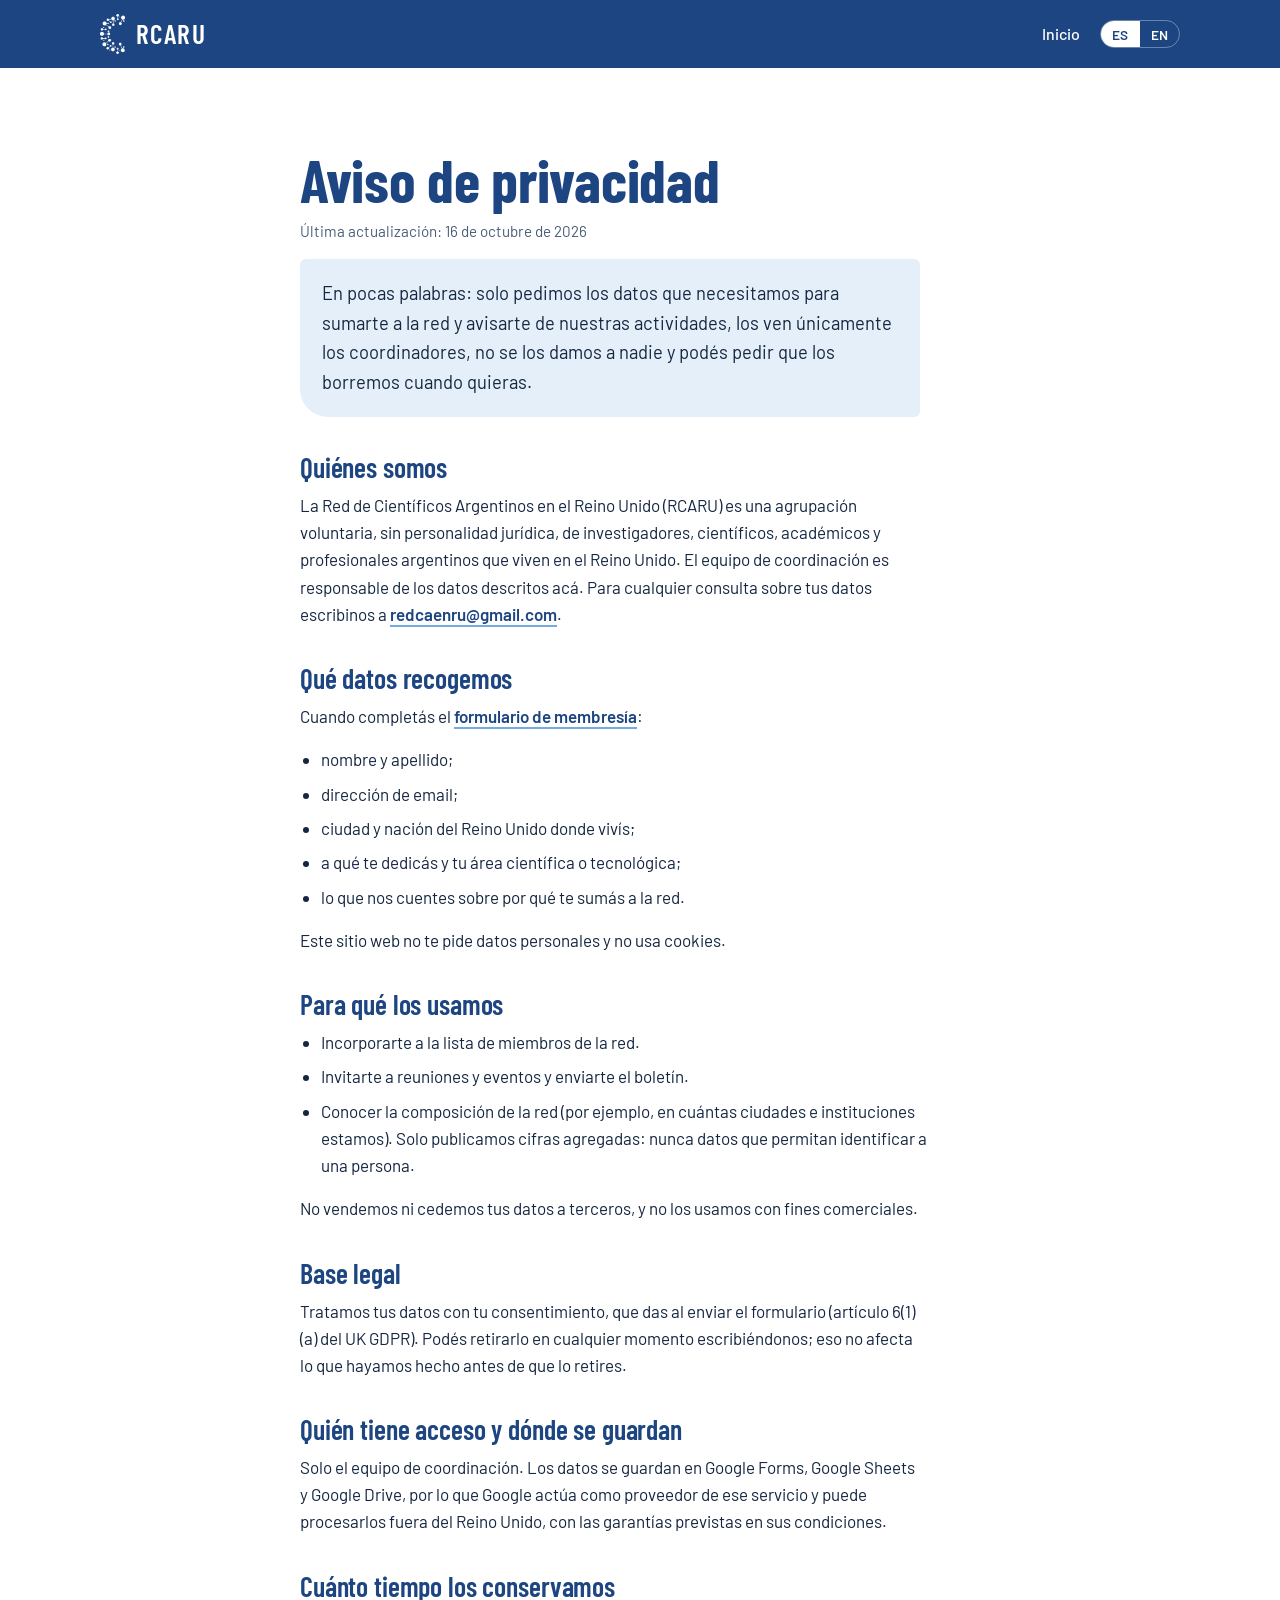
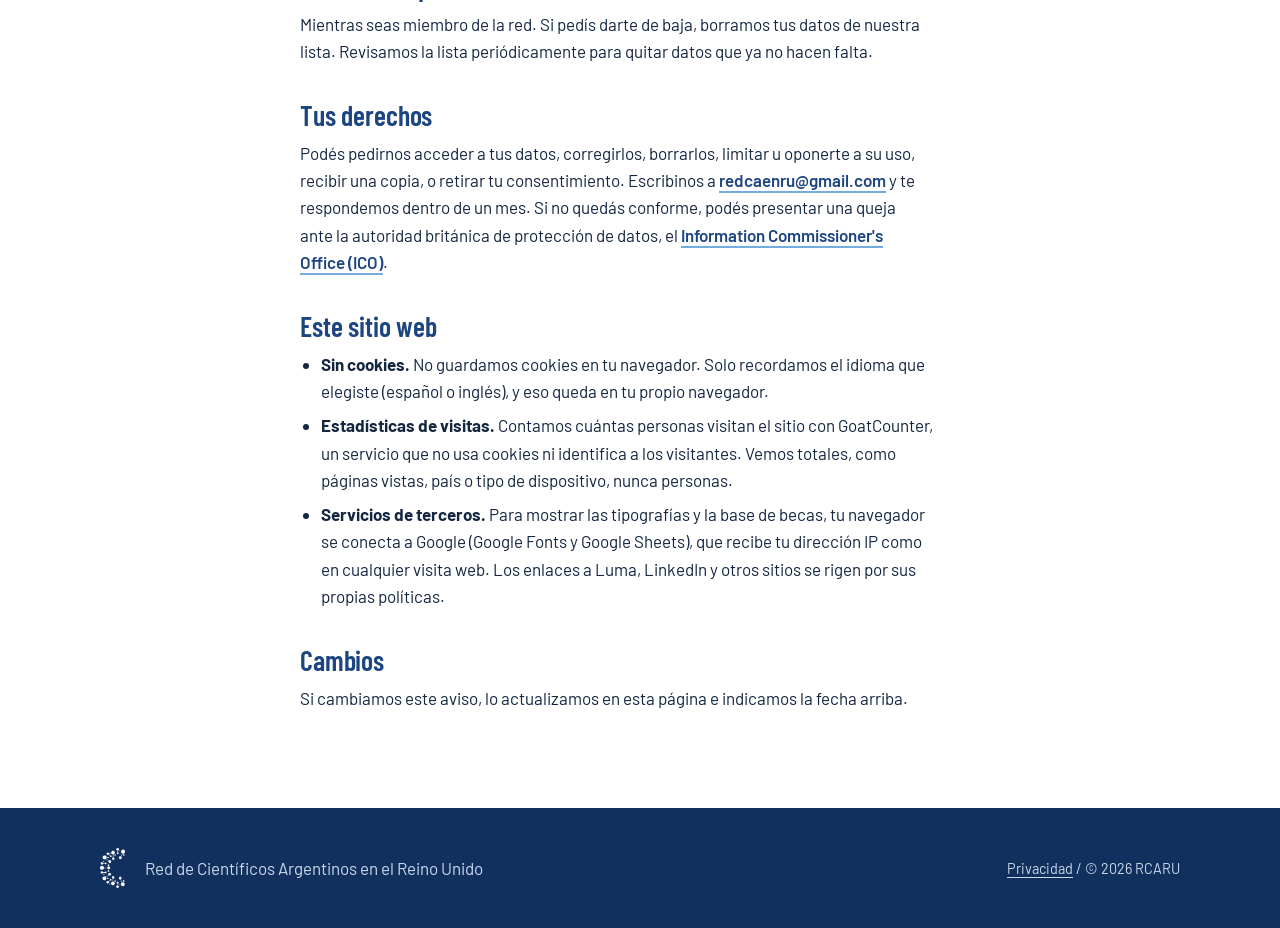
<file: privacidad.html>
<!DOCTYPE html>
<html lang="es" data-lang="es">
<head>
  <meta charset="UTF-8">
  <meta name="viewport" content="width=device-width, initial-scale=1">
  <title>Aviso de privacidad · RCARU</title>
  <meta name="description" content="Qué datos personales recoge la Red de Científicos Argentinos en el Reino Unido, para qué y cuáles son tus derechos.">
  <link rel="icon" type="image/png" href="img/favicon.png">
  <link rel="preconnect" href="https://fonts.googleapis.com">
  <link rel="preconnect" href="https://fonts.gstatic.com" crossorigin>
  <link href="https://fonts.googleapis.com/css2?family=Barlow+Condensed:wght@500;600;700&family=Barlow:ital,wght@0,400;0,500;0,600;1,400&display=swap" rel="stylesheet">
  <link rel="stylesheet" href="style.css">
</head>

<body>
  <a class="skip" href="#main"><span lang="es">Saltar al contenido</span><span lang="en">Skip to content</span></a>

  <header class="site-header">
    <nav class="nav wrap" aria-label="Principal">
      <a href="index.html" class="nav-logo">
        <img src="img/mark-white.png" alt="" width="351" height="557">
        <span class="nav-wordmark">RCARU</span>
      </a>
      <ul class="nav-links nav-links-simple">
        <li><a href="index.html"><span lang="es">Inicio</span><span lang="en">Home</span></a></li>
        <li class="lang-switch" role="group" aria-label="Idioma / Language">
          <button type="button" data-set-lang="es" aria-pressed="true">ES</button>
          <button type="button" data-set-lang="en" aria-pressed="false">EN</button>
        </li>
      </ul>
    </nav>
  </header>

  <main id="main" class="legal">
    <div class="wrap legal-wrap">
      <h1><span lang="es">Aviso de privacidad</span><span lang="en">Privacy notice</span></h1>
      <p class="legal-fecha"><span lang="es">Última actualización: 16 de octubre de 2026</span><span lang="en">Last updated: 16 October 2026</span></p>

      <!-- ===================== ESPAÑOL ===================== -->
      <div lang="es">
        <p class="legal-intro">En pocas palabras: solo pedimos los datos que necesitamos para sumarte a la red y avisarte de nuestras actividades, los ven únicamente los coordinadores, no se los damos a nadie y podés pedir que los borremos cuando quieras.</p>

        <h2>Quiénes somos</h2>
        <p>La Red de Científicos Argentinos en el Reino Unido (RCARU) es una agrupación voluntaria, sin personalidad jurídica, de investigadores, científicos, académicos y profesionales argentinos que viven en el Reino Unido. El equipo de coordinación es responsable de los datos descritos acá. Para cualquier consulta sobre tus datos escribinos a <a class="text-link" href="mailto:redcaenru@gmail.com">redcaenru@gmail.com</a>.</p>

        <h2>Qué datos recogemos</h2>
        <p>Cuando completás el <a class="text-link" href="https://docs.google.com/forms/d/e/1FAIpQLScm18pNzECMZEFP5jRRceDAkdsjUvaOY8f1EcbW2y8bjrRIww/viewform" target="_blank" rel="noopener">formulario de membresía</a>:</p>
        <ul class="legal-lista">
          <li>nombre y apellido;</li>
          <li>dirección de email;</li>
          <li>ciudad y nación del Reino Unido donde vivís;</li>
          <li>a qué te dedicás y tu área científica o tecnológica;</li>
          <li>lo que nos cuentes sobre por qué te sumás a la red.</li>
        </ul>
        <p>Este sitio web no te pide datos personales y no usa cookies.</p>

        <h2>Para qué los usamos</h2>
        <ul class="legal-lista">
          <li>Incorporarte a la lista de miembros de la red.</li>
          <li>Invitarte a reuniones y eventos y enviarte el boletín.</li>
          <li>Conocer la composición de la red (por ejemplo, en cuántas ciudades e instituciones estamos). Solo publicamos cifras agregadas: nunca datos que permitan identificar a una persona.</li>
        </ul>
        <p>No vendemos ni cedemos tus datos a terceros, y no los usamos con fines comerciales.</p>

        <h2>Base legal</h2>
        <p>Tratamos tus datos con tu consentimiento, que das al enviar el formulario (artículo 6(1)(a) del UK GDPR). Podés retirarlo en cualquier momento escribiéndonos; eso no afecta lo que hayamos hecho antes de que lo retires.</p>

        <h2>Quién tiene acceso y dónde se guardan</h2>
        <p>Solo el equipo de coordinación. Los datos se guardan en Google Forms, Google Sheets y Google Drive, por lo que Google actúa como proveedor de ese servicio y puede procesarlos fuera del Reino Unido, con las garantías previstas en sus condiciones.</p>

        <h2>Cuánto tiempo los conservamos</h2>
        <p>Mientras seas miembro de la red. Si pedís darte de baja, borramos tus datos de nuestra lista. Revisamos la lista periódicamente para quitar datos que ya no hacen falta.</p>

        <h2>Tus derechos</h2>
        <p>Podés pedirnos acceder a tus datos, corregirlos, borrarlos, limitar u oponerte a su uso, recibir una copia, o retirar tu consentimiento. Escribinos a <a class="text-link" href="mailto:redcaenru@gmail.com">redcaenru@gmail.com</a> y te respondemos dentro de un mes. Si no quedás conforme, podés presentar una queja ante la autoridad británica de protección de datos, el <a class="text-link" href="https://ico.org.uk/make-a-complaint/" target="_blank" rel="noopener">Information Commissioner's Office (ICO)</a>.</p>

        <h2>Este sitio web</h2>
        <ul class="legal-lista">
          <li><strong>Sin cookies.</strong> No guardamos cookies en tu navegador. Solo recordamos el idioma que elegiste (español o inglés), y eso queda en tu propio navegador.</li>
          <li><strong>Estadísticas de visitas.</strong> Contamos cuántas personas visitan el sitio con GoatCounter, un servicio que no usa cookies ni identifica a los visitantes. Vemos totales, como páginas vistas, país o tipo de dispositivo, nunca personas.</li>
          <li><strong>Servicios de terceros.</strong> Para mostrar las tipografías y la base de becas, tu navegador se conecta a Google (Google Fonts y Google Sheets), que recibe tu dirección IP como en cualquier visita web. Los enlaces a Luma, LinkedIn y otros sitios se rigen por sus propias políticas.</li>
        </ul>

        <h2>Cambios</h2>
        <p>Si cambiamos este aviso, lo actualizamos en esta página e indicamos la fecha arriba.</p>
      </div>

      <!-- ===================== ENGLISH ===================== -->
      <div lang="en">
        <p class="legal-intro">In short: we only ask for the data we need to add you to the network and tell you about our activities; only the coordinators can see it; we don't share it with anyone; and you can ask us to delete it at any time.</p>

        <h2>Who we are</h2>
        <p>The Network of Argentine Scientists in the UK (RCARU) is a voluntary, unincorporated group of Argentine researchers, scientists, academics and professionals living in the United Kingdom. The coordination team is responsible for the data described here. For any question about your data, email <a class="text-link" href="mailto:redcaenru@gmail.com">redcaenru@gmail.com</a>.</p>

        <h2>What we collect</h2>
        <p>When you fill in the <a class="text-link" href="https://docs.google.com/forms/d/e/1FAIpQLScm18pNzECMZEFP5jRRceDAkdsjUvaOY8f1EcbW2y8bjrRIww/viewform" target="_blank" rel="noopener">membership form</a>:</p>
        <ul class="legal-lista">
          <li>first and last name;</li>
          <li>email address;</li>
          <li>the city and UK nation you live in;</li>
          <li>your occupation and scientific or technological field;</li>
          <li>what you tell us about why you're joining.</li>
        </ul>
        <p>This website doesn't ask for personal data and doesn't use cookies.</p>

        <h2>What we use it for</h2>
        <ul class="legal-lista">
          <li>Adding you to the network's member list.</li>
          <li>Inviting you to meetings and events and sending you the newsletter.</li>
          <li>Understanding the make-up of the network (for example, how many cities and institutions we're in). We only publish aggregate figures, never anything that could identify a person.</li>
        </ul>
        <p>We don't sell or pass on your data, and we don't use it for commercial purposes.</p>

        <h2>Lawful basis</h2>
        <p>We process your data with your consent, given when you submit the form (Article 6(1)(a) UK GDPR). You can withdraw it at any time by emailing us; this doesn't affect anything done before you withdraw.</p>

        <h2>Who can access it and where it's stored</h2>
        <p>Only the coordination team. The data is stored in Google Forms, Google Sheets and Google Drive, so Google acts as the service provider and may process it outside the UK under the safeguards in its terms.</p>

        <h2>How long we keep it</h2>
        <p>For as long as you're a member. If you ask to leave, we delete your data from our list. We review the list periodically to remove data that's no longer needed.</p>

        <h2>Your rights</h2>
        <p>You can ask to access, correct or delete your data, restrict or object to its use, get a copy, or withdraw your consent. Email <a class="text-link" href="mailto:redcaenru@gmail.com">redcaenru@gmail.com</a> and we'll reply within one month. If you're not satisfied, you can complain to the UK data protection authority, the <a class="text-link" href="https://ico.org.uk/make-a-complaint/" target="_blank" rel="noopener">Information Commissioner's Office (ICO)</a>.</p>

        <h2>This website</h2>
        <ul class="legal-lista">
          <li><strong>No cookies.</strong> We don't set cookies. We only remember your language choice (Spanish or English), and that stays in your own browser.</li>
          <li><strong>Visit statistics.</strong> We count visits with GoatCounter, a service that uses no cookies and doesn't identify visitors. We see totals such as page views, country or device type, never individuals.</li>
          <li><strong>Third-party services.</strong> To show the fonts and the funding database, your browser connects to Google (Google Fonts and Google Sheets), which receives your IP address as with any web visit. Links to Luma, LinkedIn and other sites are covered by their own policies.</li>
        </ul>

        <h2>Changes</h2>
        <p>If we change this notice, we'll update this page and the date at the top.</p>
      </div>
    </div>
  </main>

  <footer class="site-footer">
    <div class="wrap footer-inner">
      <img src="img/mark-white.png" alt="" aria-hidden="true" class="footer-mark">
      <p>
        <span lang="es">Red de Científicos Argentinos en el Reino Unido</span>
        <span lang="en">Network of Argentine Scientists in the United Kingdom</span>
      </p>
      <p class="footer-small"><a href="privacidad.html"><span lang="es">Privacidad</span><span lang="en">Privacy</span></a> <span aria-hidden="true">/</span> © <span id="year">2026</span> RCARU</p>
    </div>
  </footer>

  <script src="script.js"></script>
</body>
</html>
</file>
<file: style.css>
/* =========================================================
   RCARU website
   Palette taken from the logo navy, plus celeste and the
   sol yellow of the Argentine flag (used sparingly).
   ========================================================= */

:root {
  --navy: #1c4581;        /* logo */
  --navy-deep: #12305d;
  --ink: #142640;
  --celeste: #74acdf;
  --celeste-soft: #e4eff9;
  --sun: #f2b53a;
  --paper: #ffffff;
  --mist: #f4f7fb;
  --line: #d5e0ee;
  --muted: #4a5d78;

  --display: "Barlow Condensed", "Arial Narrow", sans-serif;
  --body: "Barlow", system-ui, sans-serif;

  --wrap: 1160px;
  --gutter: clamp(1rem, 4vw, 2.5rem);
  --section: clamp(4rem, 9vw, 7rem);
}

*,
*::before,
*::after { box-sizing: border-box; }

* { margin: 0; padding: 0; }

html { scroll-behavior: smooth; scroll-padding-top: 5rem; }

body {
  font-family: var(--body);
  font-size: 1.0625rem;
  line-height: 1.6;
  color: var(--ink);
  background: var(--paper);
  -webkit-font-smoothing: antialiased;
}

img { max-width: 100%; display: block; }
ul { list-style: none; }

a { color: inherit; }

:focus-visible {
  outline: 3px solid var(--sun);
  outline-offset: 3px;
  border-radius: 2px;
}

.wrap {
  max-width: var(--wrap);
  margin: 0 auto;
  padding-inline: var(--gutter);
}

/* ---------- Language switching ---------- */

html[data-lang="es"] [lang="en"],
html[data-lang="en"] [lang="es"] { display: none !important; }

/* ---------- Type ---------- */

h1, h2, h3 {
  font-family: var(--display);
  line-height: 1.05;
  letter-spacing: -0.005em;
  text-wrap: balance;
}

h2 {
  font-size: clamp(2.25rem, 5vw, 3.25rem);
  font-weight: 600;
  color: var(--navy);
  margin-bottom: 1rem;
}

h3 {
  font-size: 1.5rem;
  font-weight: 600;
  margin-bottom: 0.35rem;
}

p { max-width: 62ch; }

.text-link {
  font-weight: 600;
  color: var(--navy);
  text-decoration: underline;
  text-decoration-color: var(--celeste);
  text-decoration-thickness: 2px;
  text-underline-offset: 4px;
}
.text-link:hover { text-decoration-color: var(--navy); }

/* ---------- Buttons ---------- */

.btn {
  display: inline-block;
  font-family: var(--display);
  font-size: 1.25rem;
  font-weight: 600;
  letter-spacing: 0.01em;
  text-decoration: none;
  padding: 0.7rem 1.4rem 0.75rem;
  border-radius: 999px;
  border: 2px solid transparent;
  transition: background-color .15s ease, color .15s ease, border-color .15s ease;
}

.btn-sun { background: var(--sun); color: var(--navy-deep); }
.btn-sun:hover { background: #ffc955; }

.btn-ghost { color: #fff; border-color: rgba(255,255,255,.55); }
.btn-ghost:hover { border-color: #fff; background: rgba(255,255,255,.08); }

.btn-navy { background: var(--navy); color: #fff; }
.btn-navy:hover { background: var(--navy-deep); }

/* ---------- Skip link ---------- */

.skip {
  position: absolute;
  left: 1rem; top: -3rem;
  background: var(--sun); color: var(--navy-deep);
  padding: .5rem 1rem; z-index: 100; font-weight: 600;
}
.skip:focus { top: 1rem; }

/* ---------- Header / nav ---------- */

.site-header {
  position: sticky;
  top: 0;
  z-index: 50;
  background: var(--navy);
  box-shadow: 0 1px 0 rgba(255,255,255,.08);
}

.nav {
  display: flex;
  align-items: center;
  justify-content: space-between;
  gap: 1.5rem;
  min-height: 4.25rem;
}

.nav-logo {
  display: flex;
  align-items: center;
  gap: .65rem;
  color: #fff;
  text-decoration: none;
}
.nav-logo img { height: 40px; width: auto; }
.nav-wordmark {
  font: 600 1.7rem/1 var(--display);
  letter-spacing: .06em;
}

.nav-links {
  display: flex;
  align-items: center;
  gap: 1.75rem;
}

.nav-links a {
  color: #fff;
  text-decoration: none;
  font-weight: 500;
  font-size: 1rem;
  padding-block: .25rem;
  border-bottom: 2px solid transparent;
}
.nav-links a:hover { border-bottom-color: var(--celeste); }

.lang-switch {
  display: flex;
  border: 1px solid rgba(255,255,255,.35);
  border-radius: 999px;
  overflow: hidden;
}
.lang-switch button {
  font: 600 .85rem var(--body);
  color: #fff;
  background: none;
  border: 0;
  padding: .3rem .7rem;
  cursor: pointer;
}
.lang-switch button[aria-pressed="true"] {
  background: #fff;
  color: var(--navy);
}

.nav-toggle {
  display: none;
  font: 600 1rem var(--body);
  color: #fff;
  background: none;
  border: 1px solid rgba(255,255,255,.4);
  border-radius: 999px;
  padding: .35rem .9rem;
  cursor: pointer;
}

@media (max-width: 1000px) {
  .nav-toggle { display: block; }
  .nav-logo img { height: 34px; }

  .nav-links {
    display: none;
    position: absolute;
    top: 100%; left: 0; right: 0;
    flex-direction: column;
    align-items: flex-start;
    gap: 0;
    background: var(--navy);
    padding: .5rem var(--gutter) 1.25rem;
    border-top: 1px solid rgba(255,255,255,.1);
  }
  .nav-links.open { display: flex; }
  .nav-links li { width: 100%; }
  .nav-links a { display: block; padding: .7rem 0; font-size: 1.15rem; }
  .lang-switch { width: auto !important; margin-top: .75rem; }
}

/* ---------- Hero ---------- */

.hero {
  position: relative;
  overflow: hidden;
  background: var(--navy);
  color: #fff;
  padding-block: clamp(4.5rem, 12vw, 9rem) clamp(5rem, 12vw, 9.5rem);
}

/* The logo's node "C", blown up and cropped by the right edge:
   the one bold moment on the page. */
.hero-mark {
  position: absolute;
  right: -6%;
  top: 50%;
  height: 135%;
  width: auto;
  max-width: none;
  transform: translateY(-50%);
  opacity: .16;
  pointer-events: none;
  animation: mark-in 1.4s cubic-bezier(.2,.7,.2,1) both;
}

@keyframes mark-in {
  from { opacity: 0; transform: translateY(-50%) rotate(-12deg) scale(.94); }
  to   { opacity: .16; transform: translateY(-50%) rotate(0) scale(1); }
}

.hero-inner { position: relative; }

.hero h1 {
  font-size: clamp(3rem, 8.5vw, 6.25rem);
  font-weight: 700;
  line-height: .95;
  max-width: 13ch;
  margin-bottom: 1.75rem;
}

.hero-lead {
  font-size: clamp(1.1rem, 1.8vw, 1.3rem);
  color: #dce8f6;
  max-width: 54ch;
  margin-bottom: 2.25rem;
}

.hero-actions { display: flex; flex-wrap: wrap; gap: .85rem; }

@media (max-width: 820px) {
  .hero-mark { right: -35%; height: 115%; }
}

/* ---------- Sections ---------- */

.section { padding-block: var(--section); }

.section-head { margin-bottom: 2.75rem; }
.section-head p { color: var(--muted); }

/* Mission */

.mission-grid {
  display: grid;
  grid-template-columns: minmax(0, 5fr) minmax(0, 7fr);
  gap: clamp(2rem, 6vw, 5rem);
  align-items: start;
}

.mission-intro p { margin-bottom: 1.5rem; color: var(--muted); }

.mission-list li {
  position: relative;
  padding: 1.4rem 0 1.4rem 2.25rem;
  border-top: 1px solid var(--line);
}
.mission-list li:last-child { border-bottom: 1px solid var(--line); }

/* A node from the logo marks each item */
.mission-list li::before {
  content: "";
  position: absolute;
  left: 0; top: 1.85rem;
  width: .8rem; height: .8rem;
  border-radius: 50%;
  background: var(--navy);
  box-shadow: 1.05rem 0 0 -0.2rem var(--celeste);
}

.mission-list h3 { color: var(--navy); }
.mission-list p { color: var(--muted); }

@media (max-width: 820px) {
  .mission-grid { grid-template-columns: 1fr; }
}

/* Funding band */

.becas { background: var(--celeste-soft); }

.becas-inner {
  display: flex;
  align-items: center;
  justify-content: space-between;
  gap: 2rem 4rem;
  flex-wrap: wrap;
}
.becas p { color: var(--muted); }

/* Team */

.team-grid {
  display: grid;
  grid-template-columns: repeat(auto-fill, minmax(200px, 1fr));
  gap: 2.5rem 1.5rem;
}

.person a,
.person-static {
  display: flex;
  flex-direction: column;
  align-items: flex-start;
  text-decoration: none;
}

.avatar {
  position: relative;
  width: 104px;
  height: 104px;
  border-radius: 50%;
  margin-bottom: 1rem;
  background: var(--navy);
  overflow: hidden;
  box-shadow: 0 0 0 4px var(--paper), 0 0 0 6px var(--line);
  transition: box-shadow .15s ease;
}

/* Initials sit underneath; the photo covers them once it exists */
.avatar::before {
  content: attr(data-initials);
  position: absolute; inset: 0;
  display: grid; place-items: center;
  font: 600 2rem var(--display);
  color: #fff;
  letter-spacing: .02em;
}
.avatar img {
  position: relative;
  width: 100%; height: 100%;
  object-fit: cover;
}
.avatar.no-photo img { display: none; }

.person a:hover .avatar { box-shadow: 0 0 0 4px var(--paper), 0 0 0 6px var(--celeste); }
.person a:hover .person-name { color: var(--navy); text-decoration: underline; text-decoration-color: var(--celeste); text-underline-offset: 3px; }

.person-name {
  font-family: var(--display);
  font-size: 1.4rem;
  font-weight: 600;
  line-height: 1.15;
}
.person-role { color: var(--muted); font-size: .98rem; }

@media (max-width: 560px) {
  .team-grid { grid-template-columns: 1fr 1fr; gap: 2rem 1rem; }
  .avatar { width: 80px; height: 80px; }
  .avatar::before { font-size: 1.6rem; }
  .person-name { font-size: 1.2rem; }
  .person-role { font-size: .9rem; }
}

/* Contact */

.contact { background: var(--mist); border-top: 1px solid var(--line); }

.contact h2 { margin-bottom: 2.5rem; }

.contact-grid {
  display: grid;
  grid-template-columns: minmax(0, 2fr) minmax(0, 1fr) minmax(0, 1fr);
  gap: 1.5rem;
}

.contact-item {
  background: var(--paper);
  border: 1px solid var(--line);
  border-radius: 6px;
  padding: 1.75rem;
}
.contact-item p { color: var(--muted); margin-bottom: 1.25rem; }
.contact-item h3 { color: var(--navy); }

.contact-main {
  background: var(--navy);
  border-color: var(--navy);
  color: #fff;
  border-radius: 6px 6px 6px 40px;
}
.contact-main h3 { color: #fff; font-size: 1.85rem; margin-bottom: .75rem; }
.contact-main p { color: #dce8f6; }

@media (max-width: 900px) {
  .contact-grid { grid-template-columns: 1fr 1fr; }
  .contact-main { grid-column: 1 / -1; }
}
@media (max-width: 560px) {
  .contact-grid { grid-template-columns: 1fr; }
}

/* ---------- Footer ---------- */

.site-footer {
  background: var(--navy-deep);
  color: #c9d8ec;
  padding-block: 2.5rem;
}
.footer-inner {
  display: flex;
  align-items: center;
  gap: 1.25rem;
  flex-wrap: wrap;
}
.footer-mark { height: 40px; width: auto; }
.footer-small { margin-left: auto; font-size: .9rem; }

/* ---------- Motion preferences ---------- */

@media (prefers-reduced-motion: reduce) {
  html { scroll-behavior: auto; }
  .hero-mark { animation: none; }
  * { transition: none !important; }
}

/* ---------- Eventos ---------- */

.eventos { border-top: 1px solid var(--line); }
.eventos h2 { margin-bottom: 2rem; }

.proximo {
  display: grid;
  grid-template-columns: minmax(180px, 280px) minmax(0, 1fr);
  border: 1px solid var(--line);
  border-radius: 6px 6px 6px 40px;
  overflow: hidden;
  background: var(--paper);
}

/* The date is the visual anchor of the card */
.proximo-fecha {
  position: relative;
  display: flex;
  flex-direction: column;
  align-items: center;
  justify-content: center;
  padding: 2rem 1rem;
  background: var(--navy);
  color: #fff;
  overflow: hidden;
}
.proximo-fecha::before {
  content: "";
  position: absolute;
  inset: -20% -45% -20% auto;
  width: 90%;
  background: url("img/mark-white.png") center / contain no-repeat;
  opacity: .12;
}
.proximo-fecha img {
  position: absolute; inset: 0;
  width: 100%; height: 100%;
  object-fit: cover;
  opacity: .35;
}
.proximo-dia {
  position: relative;
  font: 700 clamp(5.5rem, 12vw, 8.5rem)/.85 var(--display);
}
.proximo-mes {
  position: relative;
  font: 600 2rem/1 var(--display);
  color: var(--sun);
  margin-top: .35rem;
}

.proximo-info { padding: clamp(1.5rem, 4vw, 2.75rem); }
.proximo-info > p { color: var(--muted); margin-bottom: 1rem; }
.proximo-kicker {
  font-weight: 600;
  color: var(--navy) !important;
  margin-bottom: .35rem !important;
}
.proximo-info h3 {
  font-size: clamp(1.9rem, 3.6vw, 2.6rem);
  color: var(--ink);
  margin-bottom: 1.25rem;
}

.proximo-datos {
  display: grid;
  gap: .5rem;
  margin-bottom: 1.25rem;
}
.proximo-datos div { display: flex; gap: 1rem; }
.proximo-datos dt {
  flex: 0 0 4.5rem;
  font-weight: 600;
  color: var(--navy);
}
.proximo-datos dd::first-letter { text-transform: uppercase; }

.proximo-nota {
  font-size: .98rem;
  padding-left: .85rem;
  border-left: 3px solid var(--sun);
}
.proximo-acciones {
  display: flex;
  align-items: center;
  flex-wrap: wrap;
  gap: 1rem 1.5rem;
  margin-top: 1.5rem;
}

.sin-eventos {
  color: var(--muted);
  padding: 1.5rem;
  border: 1px dashed var(--line);
  border-radius: 6px;
}

@media (max-width: 680px) {
  .proximo { grid-template-columns: 1fr; border-radius: 6px 6px 6px 28px; }
  .proximo-fecha { flex-direction: row; gap: .75rem; padding: 1.25rem; justify-content: flex-start; }
  .proximo-dia { font-size: 4.5rem; }
  .proximo-mes { margin-top: 0; }
}

/* Archive */
.archivo { margin-top: 3.5rem; }
.archivo-title { color: var(--navy); margin-bottom: 1.5rem; }
.archivo-grid {
  display: grid;
  grid-template-columns: repeat(auto-fill, minmax(240px, 1fr));
  gap: 2rem 1.5rem;
}
.pasado-foto {
  aspect-ratio: 4 / 3;
  border-radius: 6px;
  overflow: hidden;
  margin-bottom: .9rem;
  background: var(--celeste-soft) url("img/mark-navy.png") center / 30% no-repeat;
}
.pasado-foto img { width: 100%; height: 100%; object-fit: cover; }
.pasado-fecha { font-size: .92rem; color: var(--muted); }
.pasado-fecha::first-letter { text-transform: uppercase; }
.pasado h4 { font: 600 1.35rem/1.15 var(--display); margin: .15rem 0 .2rem; }
.pasado-lugar { font-size: .95rem; color: var(--navy); margin-bottom: .35rem; }
.pasado p:last-child { color: var(--muted); font-size: .98rem; }

/* ---------- La red: map + numbers ---------- */

.sr-only {
  position: absolute !important;
  width: 1px; height: 1px;
  overflow: hidden; clip: rect(0 0 0 0);
  white-space: nowrap;
}

.red { background: var(--navy); color: #fff; overflow: hidden; }
.red h2 { color: #fff; }

.red-grid {
  display: grid;
  grid-template-columns: minmax(0, 5fr) minmax(0, 6fr);
  gap: clamp(2rem, 6vw, 5rem);
  align-items: center;
}

.red-texto > p { color: #dce8f6; }

.red-numeros {
  display: grid;
  gap: 1.25rem;
  margin: 2.5rem 0 1.5rem;
}
.red-numeros div {
  display: flex;
  align-items: baseline;
  gap: 1rem;
  padding-bottom: 1.1rem;
  border-bottom: 1px solid rgba(116, 172, 223, .35);
}
.red-numeros dd {
  order: -1;
  min-width: 2.3ch;
  font: 700 clamp(4rem, 9vw, 6rem)/.85 var(--display);
  color: #fff;
}
.red-numeros dt {
  font: 500 clamp(1.4rem, 2.6vw, 1.9rem)/1 var(--display);
  color: var(--celeste);
}

.red-texto .red-ejemplo {
  display: inline-block;
  font-size: .92rem;
  color: var(--navy-deep);
  background: var(--sun);
  padding: .35rem .8rem;
  border-radius: 6px;
}
.red-ejemplo[hidden] { display: none; }

.red-mapa { position: relative; margin: 0; }
.red-mapa svg {
  display: block;
  width: 100%;
  max-height: 80vh;
  overflow: visible;
}
.red-mapa figcaption {
  font-size: .92rem;
  color: #b9cde6;
  margin-top: .75rem;
  text-align: center;
}

#red-enlaces line {
  stroke: #fff;
  stroke-opacity: .55;
  stroke-width: 2.4;
  stroke-linecap: round;
}

.nodo { cursor: pointer; outline: none; }
.nodo circle:not(.hit) {
  fill: #fff;
  transition: fill .15s ease;
}
.nodo .hit { fill: transparent; }
.nodo:hover circle:not(.hit),
.nodo:focus-visible circle:not(.hit) { fill: var(--sun); }
.nodo:focus-visible circle:not(.hit) { stroke: var(--sun); stroke-width: 6; stroke-opacity: .45; }

/* Reveal: links fade in, nodes pop from south to north */
#red-svg #red-enlaces line,
#red-svg .nodo { opacity: 0; }
#red-svg .nodo { transform: scale(.2); }
#red-svg.visible #red-enlaces line {
  opacity: 1;
  transition: opacity .6s ease calc(.5s + var(--i) * 20ms);
}
#red-svg.visible .nodo {
  opacity: 1;
  transform: scale(1);
  transition: opacity .35s ease calc(var(--i) * 35ms),
              transform .45s cubic-bezier(.3, 1.6, .5, 1) calc(var(--i) * 35ms);
}

.red-tooltip {
  position: absolute;
  z-index: 5;
  transform: translate(-50%, calc(-100% - 12px));
  display: grid;
  gap: .1rem;
  min-width: 12rem;
  max-width: 16rem;
  padding: .65rem .85rem;
  background: #fff;
  color: var(--ink);
  border-radius: 6px;
  box-shadow: 0 8px 24px rgba(10, 25, 50, .35);
  font-size: .92rem;
  line-height: 1.35;
  pointer-events: none;
}
.red-tooltip[hidden] { display: none; }
.red-tooltip strong { font: 600 1.15rem/1.15 var(--display); color: var(--navy); }
.red-tooltip span { color: var(--muted); }

@media (max-width: 820px) {
  .red-grid { grid-template-columns: 1fr; }
  .red-numeros { grid-template-columns: repeat(2, 1fr); gap: 1rem; margin-top: 2rem; }
  .red-numeros div { flex-direction: column; gap: .35rem; border-bottom: 0; border-top: 1px solid rgba(116,172,223,.35); padding: .9rem 0 0; }
  .red-numeros dd { font-size: clamp(3rem, 13vw, 4.5rem); min-width: 0; }
  .red-numeros dt { font-size: 1.15rem; }
  .red-mapa svg { max-height: 70vh; }
}

@media (prefers-reduced-motion: reduce) {
  #red-svg #red-enlaces line, #red-svg .nodo { opacity: 1; transform: none; transition: none; }
}

/* ---------- Recién llegados ---------- */

.guia { border-top: 1px solid var(--line); }

.guia-grid {
  display: grid;
  grid-template-columns: repeat(3, minmax(0, 1fr));
  gap: 2rem clamp(1.5rem, 3vw, 2.5rem);
}

.guia-col h3 {
  color: var(--navy);
  padding-bottom: .6rem;
  margin-bottom: .25rem;
  border-bottom: 3px solid var(--celeste);
}

.guia-col li a {
  display: grid;
  gap: .2rem;
  padding: 1rem 0;
  border-bottom: 1px solid var(--line);
  text-decoration: none;
}
.guia-titulo {
  font: 600 1.25rem/1.2 var(--display);
  color: var(--ink);
}
.guia-desc { color: var(--muted); font-size: .98rem; line-height: 1.5; }
.guia-fuente {
  font-size: .85rem;
  font-weight: 600;
  color: var(--navy);
}
.guia-fuente::after { content: " ↗"; font-weight: 400; }
.guia-col li a:hover .guia-titulo {
  color: var(--navy);
  text-decoration: underline;
  text-decoration-color: var(--celeste);
  text-underline-offset: 3px;
}

.guia-red {
  margin-top: 1.25rem;
  padding: 1.1rem 1.2rem;
  background: var(--celeste-soft);
  border-radius: 6px 6px 6px 24px;
  color: var(--ink);
}
.guia-red .text-link { display: inline-block; margin-top: .5rem; }

.guia-aviso {
  margin-top: 2rem;
  font-size: .9rem;
  color: var(--muted);
}

@media (max-width: 900px) {
  .guia-grid { grid-template-columns: 1fr 1fr; }
  .guia-col:last-child { grid-column: 1 / -1; }
}
@media (max-width: 600px) {
  .guia-grid { grid-template-columns: 1fr; }
}

/* ---------- Becas ---------- */

.becas-head {
  display: flex;
  align-items: flex-end;
  justify-content: space-between;
  gap: 1rem 3rem;
  flex-wrap: wrap;
  margin-bottom: 2rem;
}
.becas-head p { color: var(--muted); }

.becas-filtros {
  display: flex;
  align-items: center;
  justify-content: space-between;
  flex-wrap: wrap;
  gap: 1rem;
  margin-bottom: 2rem;
}
.becas-filtros[hidden] { display: none; }

.chips { display: flex; flex-wrap: wrap; gap: .5rem; }
.chips button {
  font: 500 .98rem var(--body);
  color: var(--navy);
  background: var(--paper);
  border: 1px solid var(--line);
  border-radius: 999px;
  padding: .45rem 1rem;
  cursor: pointer;
}
.chips button:hover { border-color: var(--navy); }
.chips button[aria-pressed="true"] {
  background: var(--navy);
  border-color: var(--navy);
  color: #fff;
}

.becas-buscar input {
  font: 400 1rem var(--body);
  width: min(320px, 100%);
  padding: .55rem .9rem;
  border: 1px solid var(--line);
  border-radius: 6px;
  background: var(--paper);
  color: var(--ink);
}
.becas-buscar input:focus-visible { outline: 3px solid var(--sun); outline-offset: 1px; border-color: var(--navy); }
.becas-buscar { flex: 0 1 320px; }

.becas-estado, .becas-vacio { color: var(--muted); padding: 1rem 0; }

.becas-sub {
  color: var(--navy);
  margin: 0 0 1.25rem;
}
#becas-buscadores-wrap { margin-top: 3rem; }

.becas-grid {
  display: grid;
  grid-template-columns: repeat(auto-fill, minmax(300px, 1fr));
  gap: 1.25rem;
}

.beca {
  display: flex;
  flex-direction: column;
  align-items: flex-start;
  background: var(--paper);
  border: 1px solid var(--line);
  border-radius: 6px;
  padding: 1.4rem 1.5rem 1.5rem;
}
.beca-inst { font-size: .9rem; color: var(--muted); margin-bottom: .2rem; }
.beca h4 {
  font: 600 1.45rem/1.15 var(--display);
  color: var(--ink);
  margin-bottom: .65rem;
}

.badge {
  display: inline-block;
  font-size: .82rem;
  font-weight: 600;
  padding: .2rem .6rem;
  border-radius: 4px;
  margin-bottom: .9rem;
}
.badge-total { background: #fdf0d2; color: #6b4a00; }
.badge-parcial { background: var(--celeste-soft); color: var(--navy); }

.beca-meta {
  display: grid;
  gap: .3rem;
  width: 100%;
  font-size: .93rem;
  margin-bottom: .9rem;
}
.beca-meta div { display: grid; grid-template-columns: 6.5rem 1fr; gap: .5rem; }
.beca-meta dt { font-weight: 600; color: var(--navy); }
.beca-meta dd { color: var(--ink); }

.beca-desc {
  font-size: .95rem;
  color: var(--muted);
  display: -webkit-box;
  -webkit-line-clamp: 4;
  -webkit-box-orient: vertical;
  overflow: hidden;
}
.beca-desc.abierta { display: block; }
.beca-mas {
  font: 600 .9rem var(--body);
  color: var(--navy);
  background: none;
  border: 0;
  padding: .3rem 0 0;
  cursor: pointer;
  text-decoration: underline;
  text-underline-offset: 3px;
}
.beca-notas {
  font-size: .9rem;
  color: var(--ink);
  margin-top: .8rem;
  padding-left: .75rem;
  border-left: 3px solid var(--sun);
}

.beca-links {
  margin-top: auto;
  padding-top: 1.1rem;
  display: grid;
  gap: .5rem;
}
.beca-contacto { font-size: .9rem; color: var(--muted); }
.beca-contacto:hover { color: var(--navy); }

.buscadores {
  display: grid;
  grid-template-columns: repeat(auto-fill, minmax(260px, 1fr));
  gap: 0 1.5rem;
}
.buscadores a {
  display: grid;
  gap: .15rem;
  padding: .9rem 0;
  border-bottom: 1px solid var(--line);
  text-decoration: none;
}
.buscador-nombre { font: 600 1.15rem/1.2 var(--display); color: var(--navy); }
.buscador-nombre::after { content: " ↗"; font-family: var(--body); font-weight: 400; font-size: .9rem; }
.buscador-desc { font-size: .92rem; color: var(--muted); }
.buscadores a:hover .buscador-nombre { text-decoration: underline; text-decoration-color: var(--celeste); text-underline-offset: 3px; }

/* Seven menu items: tighten spacing before the menu button kicks in */
@media (max-width: 1180px) {
  .nav-links { gap: 1.1rem; }
  .nav-links a { font-size: .95rem; }
}

/* ---------- Boletín ---------- */

.boletin { border-top: 1px solid var(--line); }
.boletin-grid {
  display: grid;
  grid-template-columns: minmax(0, 1fr) minmax(0, 1fr);
  gap: 2rem clamp(2rem, 6vw, 5rem);
  align-items: start;
}
.boletin-texto p { color: var(--muted); margin-bottom: 1.5rem; }
.boletin-texto .nota-privacidad { margin: .9rem 0 0; }

.boletin-archivo h3 { color: var(--navy); margin-bottom: .5rem; }
.boletin-archivo a {
  display: grid;
  gap: .1rem;
  padding: .9rem 0;
  border-bottom: 1px solid var(--line);
  text-decoration: none;
}
.boletin-fecha { font-size: .88rem; color: var(--muted); }
.boletin-fecha::first-letter { text-transform: uppercase; }
.boletin-titulo { font: 600 1.25rem/1.2 var(--display); color: var(--ink); }
.boletin-resumen { font-size: .95rem; color: var(--muted); }
.boletin-archivo a:hover .boletin-titulo { color: var(--navy); text-decoration: underline; text-decoration-color: var(--celeste); text-underline-offset: 3px; }

@media (max-width: 760px) {
  .boletin-grid { grid-template-columns: 1fr; }
}

.nota-privacidad { font-size: .9rem; margin-top: .9rem; }
.nota-privacidad a { color: inherit; text-underline-offset: 3px; }
.contact-main .nota-privacidad { color: #dce8f6; }

.footer-small a { color: inherit; text-underline-offset: 3px; }

/* ---------- Privacy page ---------- */

.nav-links-simple { display: flex !important; position: static !important; flex-direction: row !important; align-items: center !important; padding: 0 !important; border: 0 !important; gap: 1.25rem !important; }
.nav-links-simple li { width: auto !important; }
.nav-links-simple .lang-switch { margin-top: 0 !important; }
.nav-links-simple a { padding: .25rem 0 !important; font-size: 1rem !important; }

.legal { padding-block: clamp(3rem, 7vw, 5rem); }
.legal-wrap { max-width: 760px; }
.legal h1 {
  font-size: clamp(2.6rem, 6vw, 3.75rem);
  font-weight: 700;
  color: var(--navy);
  margin-bottom: .5rem;
}
.legal-fecha { color: var(--muted); font-size: .95rem; margin-bottom: 2rem; }
.legal-intro {
  font-size: 1.15rem;
  padding: 1.25rem 1.4rem;
  background: var(--celeste-soft);
  border-radius: 6px 6px 6px 28px;
  margin-bottom: 2.5rem;
}
.legal h2 {
  font-size: 1.75rem;
  margin: 2.25rem 0 .6rem;
}
.legal p { margin-bottom: 1rem; }
.legal-lista { list-style: disc; padding-left: 1.3rem; margin-bottom: 1rem; }
.legal-lista li { margin-bottom: .45rem; max-width: 62ch; }
</file>
